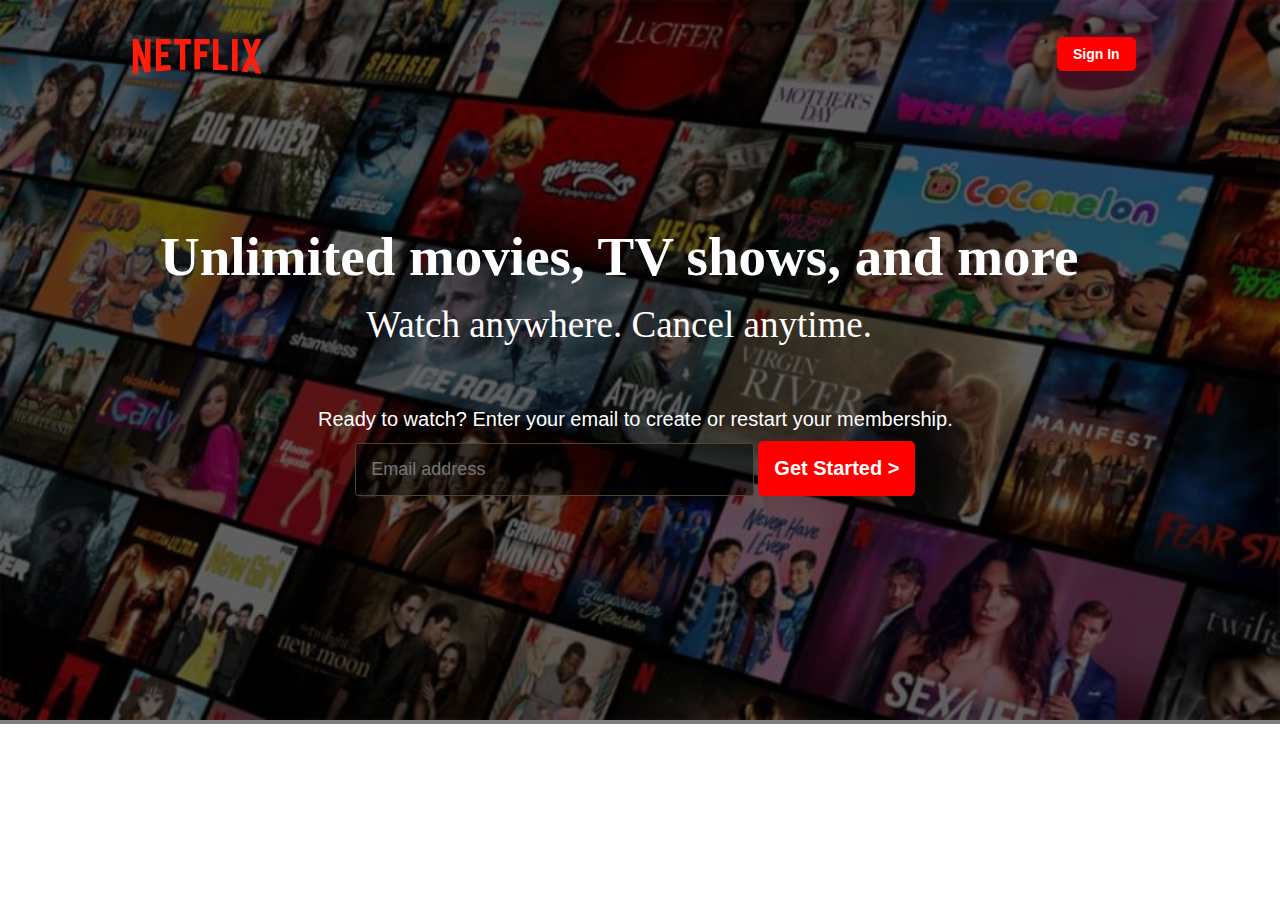
<file: Assignment-01/index.html>
<!DOCTYPE html>
<html>
<head>
	<meta charset="utf-8">
	<meta name="viewport" content="width=device-width, initial-scale=1">
	<title>Assignment 1</title>
	<link rel="stylesheet" type="text/css" href="style.css">
</head>
<body>
    <header class= "header-section">
    	<img src=  "img/BG.jpg" alt="banner" width="100%">
    	<div class= "header-container">
    		<div class= "nibbar">
    				<div class="logo">
    					<img src="img/logo.png" alt="logo">
    					
    				</div>
    				<div class="btn">
						<button><b>Sign In</b></button>
						
					</div>
					<div class="clearfix"></div>
			</div>    				   		
    		<div class="content">
    			<div class="title">
    				<h1>
    					Unlimited movies, TV shows, and more
    				</h1>
    				<p>Watch anywhere. Cancel anytime.</p> 		
    			</div>
    			<div class="email">
    				<p>Ready to watch? Enter your email to create or restart your membership.</p>
    				<input type="text" name="Email address" placeholder="Email address">
    				<button><b>Get Started ></b> 
    				</button>
    				
    			</div>
    			
    		</div>
    		
    	</div>
    	
    </header>
</body>
</html>
</file>
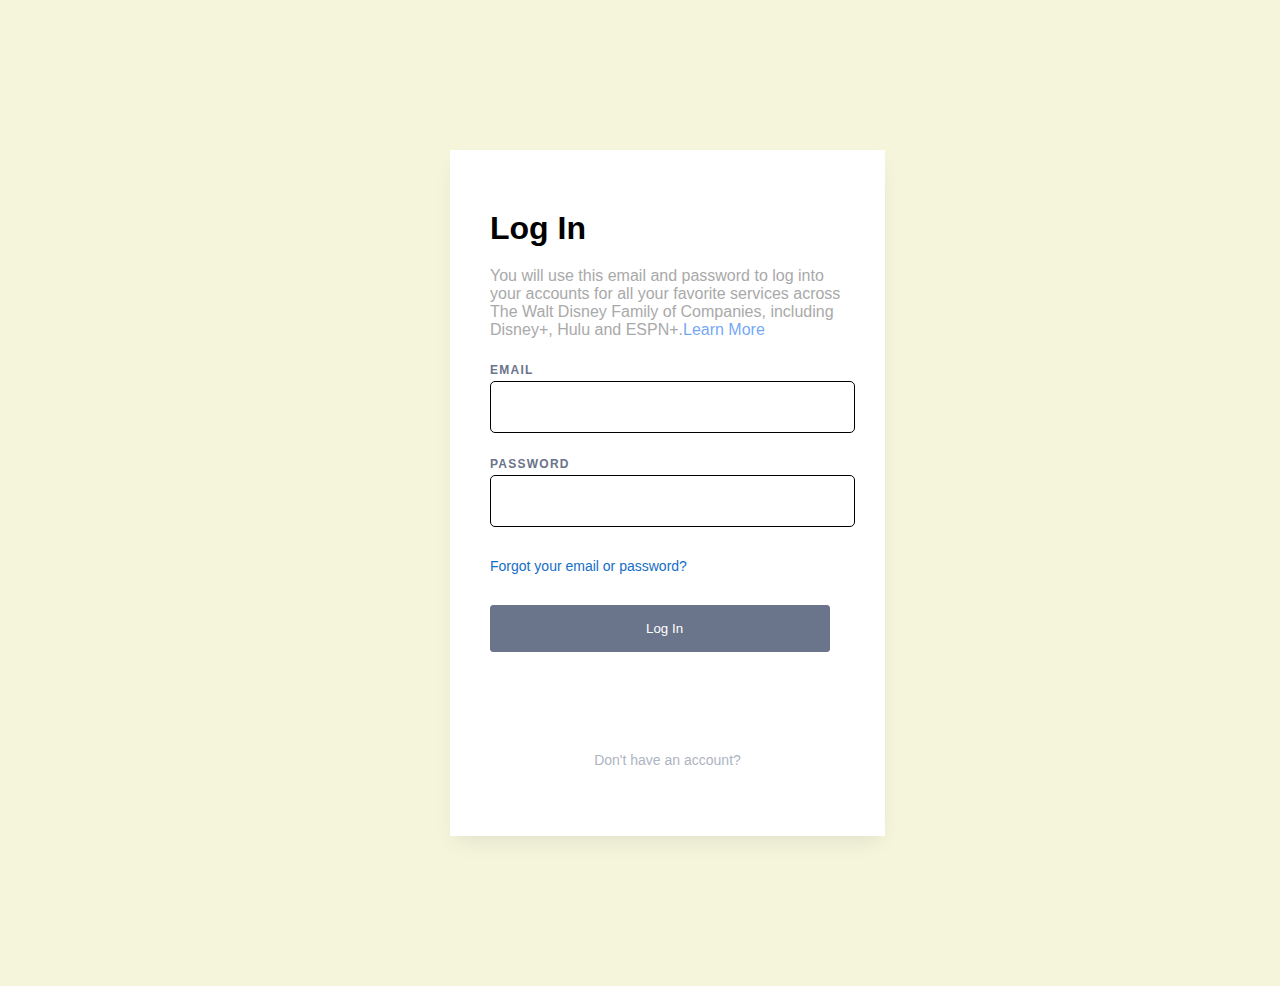
<file: CT-01/index.html>
<!DOCTYPE html>
<html lang="en">
<head>
    <meta charset="UTF-8">
    <meta name="viewport" content="width=device-width, initial-scale=1.0">
    <title>CT 1</title>
    <link rel="stylesheet" href="style.css">
</head>
<body>
    <section class="box">
        <div class="content">
            <div class="start">
                <h1>Log In</h1>
                <p>You will use this email and password to log into your accounts for all your favorite services across The Walt Disney Family of Companies, including Disney+, Hulu and ESPN+.<a href="">Learn More</a></p>
            </div>
            <div class="information">
                <p>EMAIL</p>
                <input type="text">
                <p>PASSWORD</p>
                <input type="text">
            </div>
            <div class="text">
                <a href="">Forgot your email or password?</a>

            </div>
            <div class="login">
                <button>Log In</button>
            </div>
            <div class="last">
                <p>Don't have an account?</p>
                <a href="Start your free trial"></a>
            </div>
        </div>
    </section>
</body>
</html>
</file>
<file: Assignment-01/style.css>
*{
	margin: 0;
	padding: 0;
}
.clearfix{
	clear: both;
	overflow: hidden;
}
.header-section{
	position: relative;
	background-color: rgba(0, 0, 0, 0.5);
	left: 0px;
	top: 0px;
}
.header-section img{
	position: relative;
	z-index: -1;
}
.header-container{
	width: 1270px;
	margin: 0 auto;
}
.nibbar{
	position: absolute;
	top: 20px;
	color: red;
}
.logo{
	float: left;
	width: 200px;
	margin-left: 127px;

}
.logo img{
	width: 130px;
	z-index: 1;

}
.btn{
	float: left;
	width: 200px;
	margin-left: 1052px;
	margin-top: -60px;
}
.btn button{
	padding: 8px 15px;
	color: #fff;
	background-color: red;
	border: 1px solid red;
	border-radius: 5px;
	font-size: 14px;
	font-family: sans-serif;
}
.title{
	position: absolute;
	top: 225px;
	left: 160px;
	color: #fff;
}
.title h1{
	font-size: 55px;
	text-align: center;
}
.title p{
	text-align: center;
	font-size: 37px;
	margin-top: 15px;
}
.email{
	position: absolute;
	bottom: 228px;
	left: 318px;
	color: #fff;
	text-align: center;
}
.email p{
	font-size: 20px;
	margin-bottom: 10px;
	font-family: sans-serif;
}
.email input{
	padding: 15px 150px 15px 15px;
	background-color: rgba(0, 0, 0, 0.5);
	color: #fff ;
	border: 0.5px solid #4c442e;
	border-radius: 3px;
	font-size: 18px;
}
.email button{
	background-color: red;
	border: 1px solid red;
	border-radius: 5px;
	padding: 15px;
	color: #fff;
	font-size: 20px;
	font-family: sans-serif;
}
</file>
<file: CT-01/style.css>
*{
    margin: 0;
    padding: 0;
    font-family: Graphik,Arial,Helvetica,sans-serif;
}
body{
    background-color: beige;
}
.box{
   width: 435px;
   background-color: #fff;
   margin: 150px 450px ;
   box-shadow: 0px 10px 20px -5px rgba(0,0,0,0.08); 
}
.content{
   padding: 40px 40px 48px 40px;
}
.start{
    padding-top: 20px;
}
.start h1{
    padding-bottom: 20px;
}
.start p{
    color: darkgray;
}
.start p a{
    text-decoration: none;
    color: rgba(94, 154, 245, 0.873);
}
.informatin{
    padding-top: 10px;
}
.information p{
    padding-bottom: 5px;
    padding-top: 25px;
    color: #6A748A;
    display: block;
    font-size: 12px;
    line-height: 12px;
    letter-spacing: 1.25px;
    font-weight: bold;
}
.information input{
    padding: 15px 146px 20px 40px;
    border-radius: 5px;
    border: 1px solid black;
}
.text{
    padding-top: 30px;
}
.text a{
    text-decoration: none;
    color: #156ec6;
    font-size: 14px;
}
.login{
    padding-top: 30px;
}
.login button{
    padding: 15px 146px 15px 155px;
    background-color: #6A748A;
    border: 1px solid  #6A748A;
    border-radius: 3px;
    color: #fff;
}
.last{
    padding-top:100px ;
    text-align: center;
    padding-bottom: 10px;
}
.last P{
    color: #AEB4C1;
    padding-bottom: 10px;
    font-size: 14px;
}
.last a{
    text-decoration: none;
    color: #156ec6;
     font-size: 14px;
}
</file>
